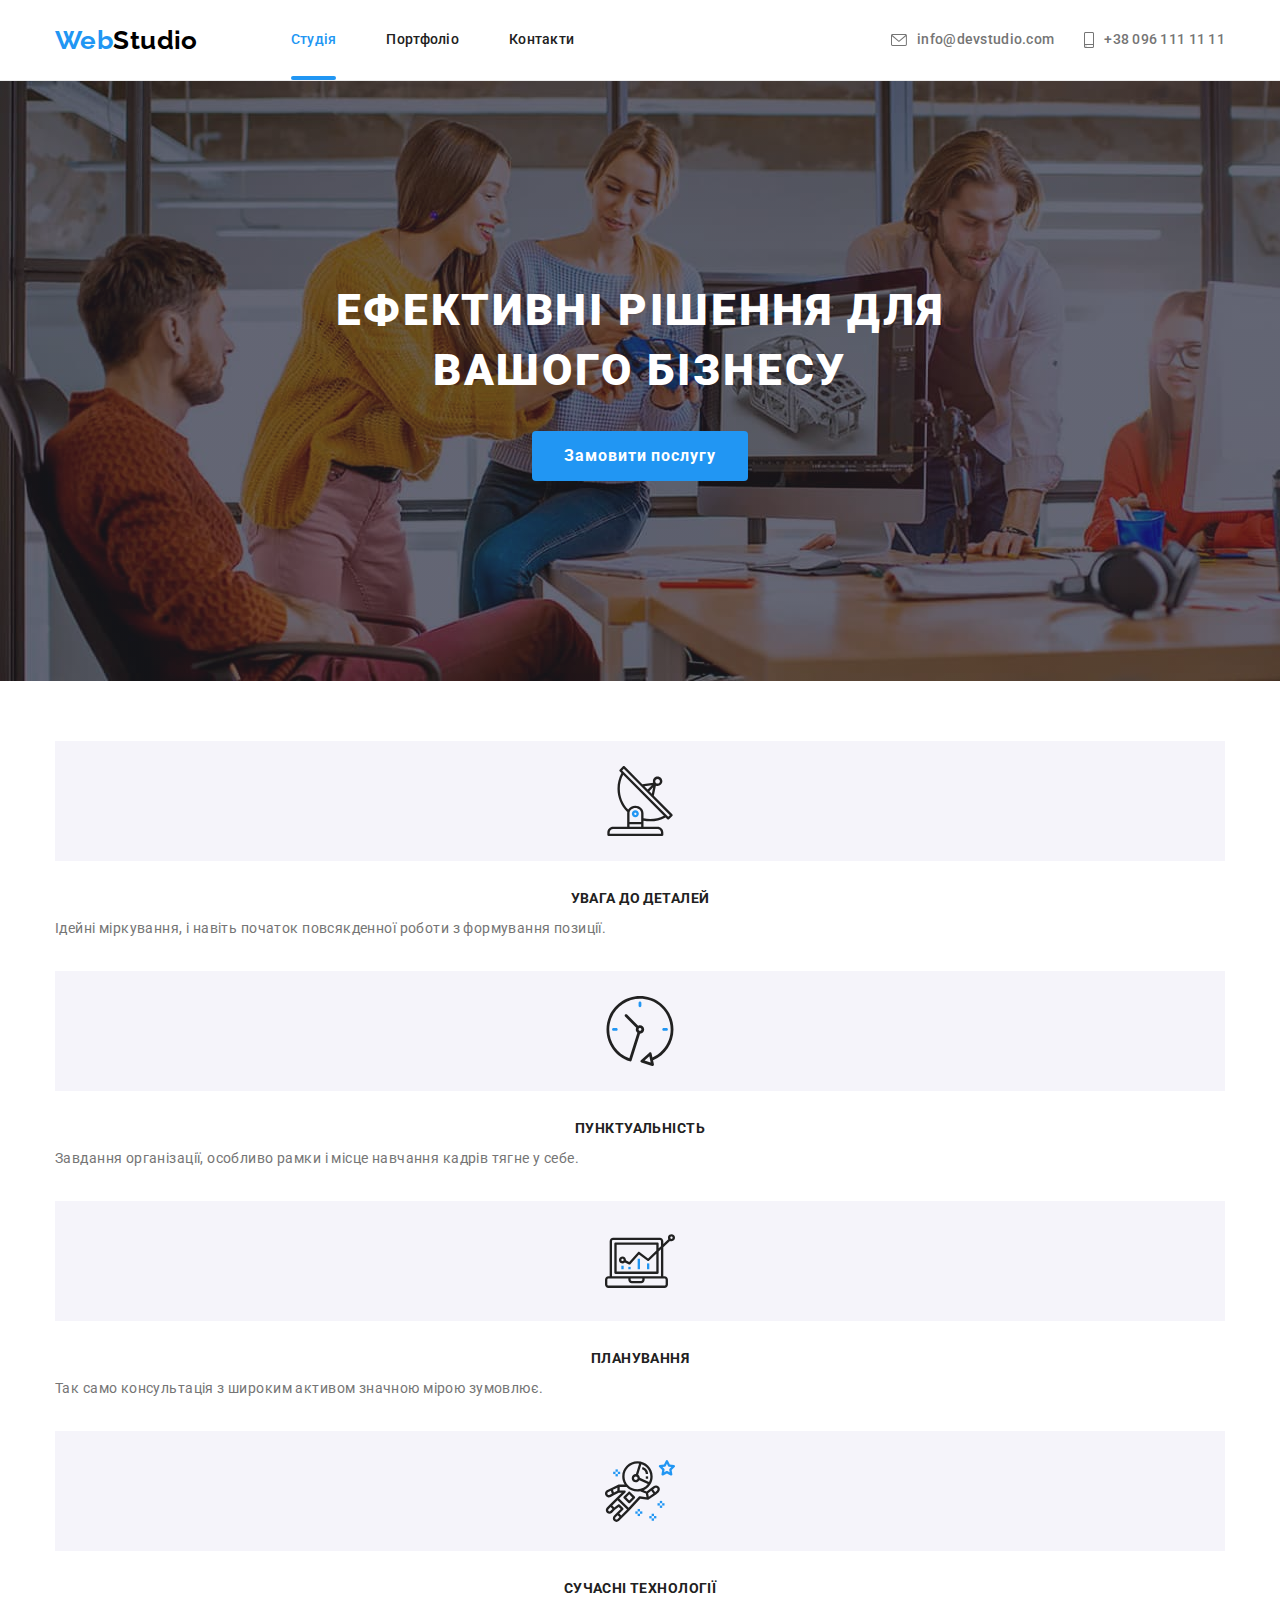
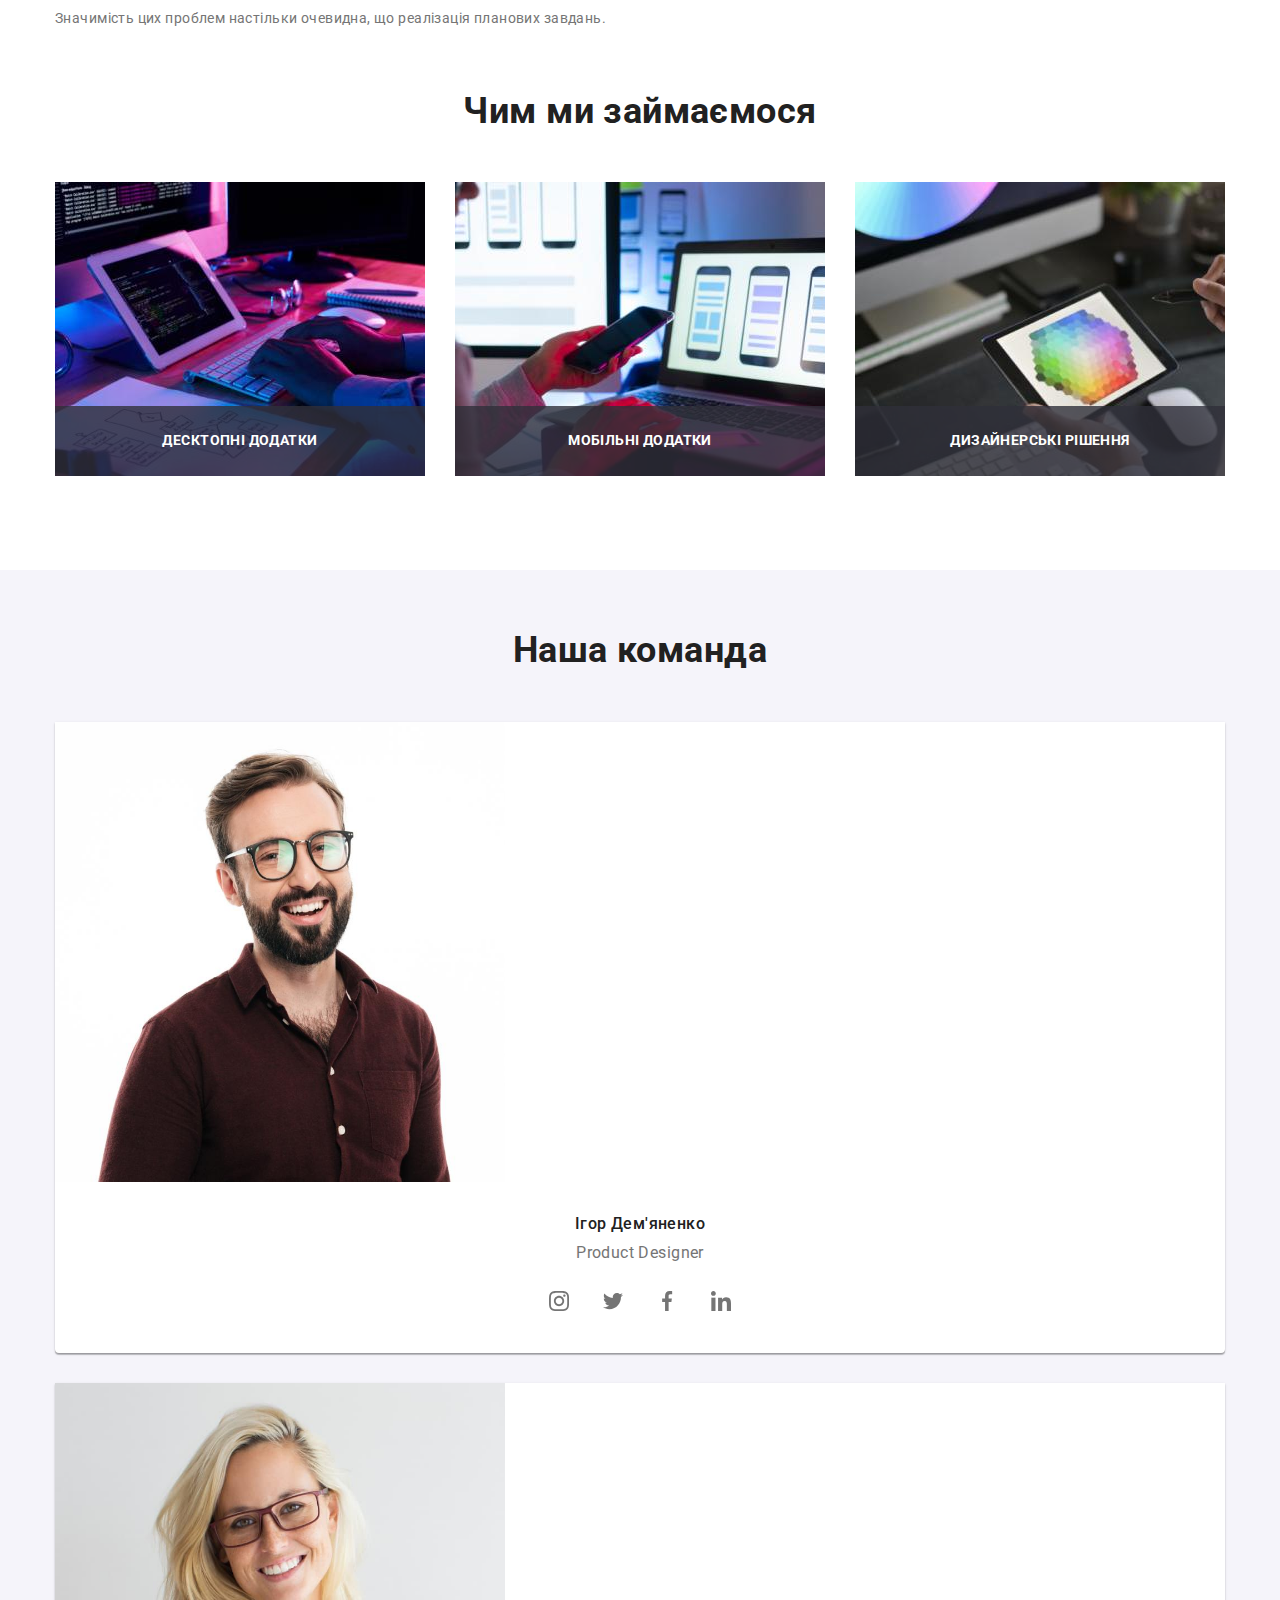
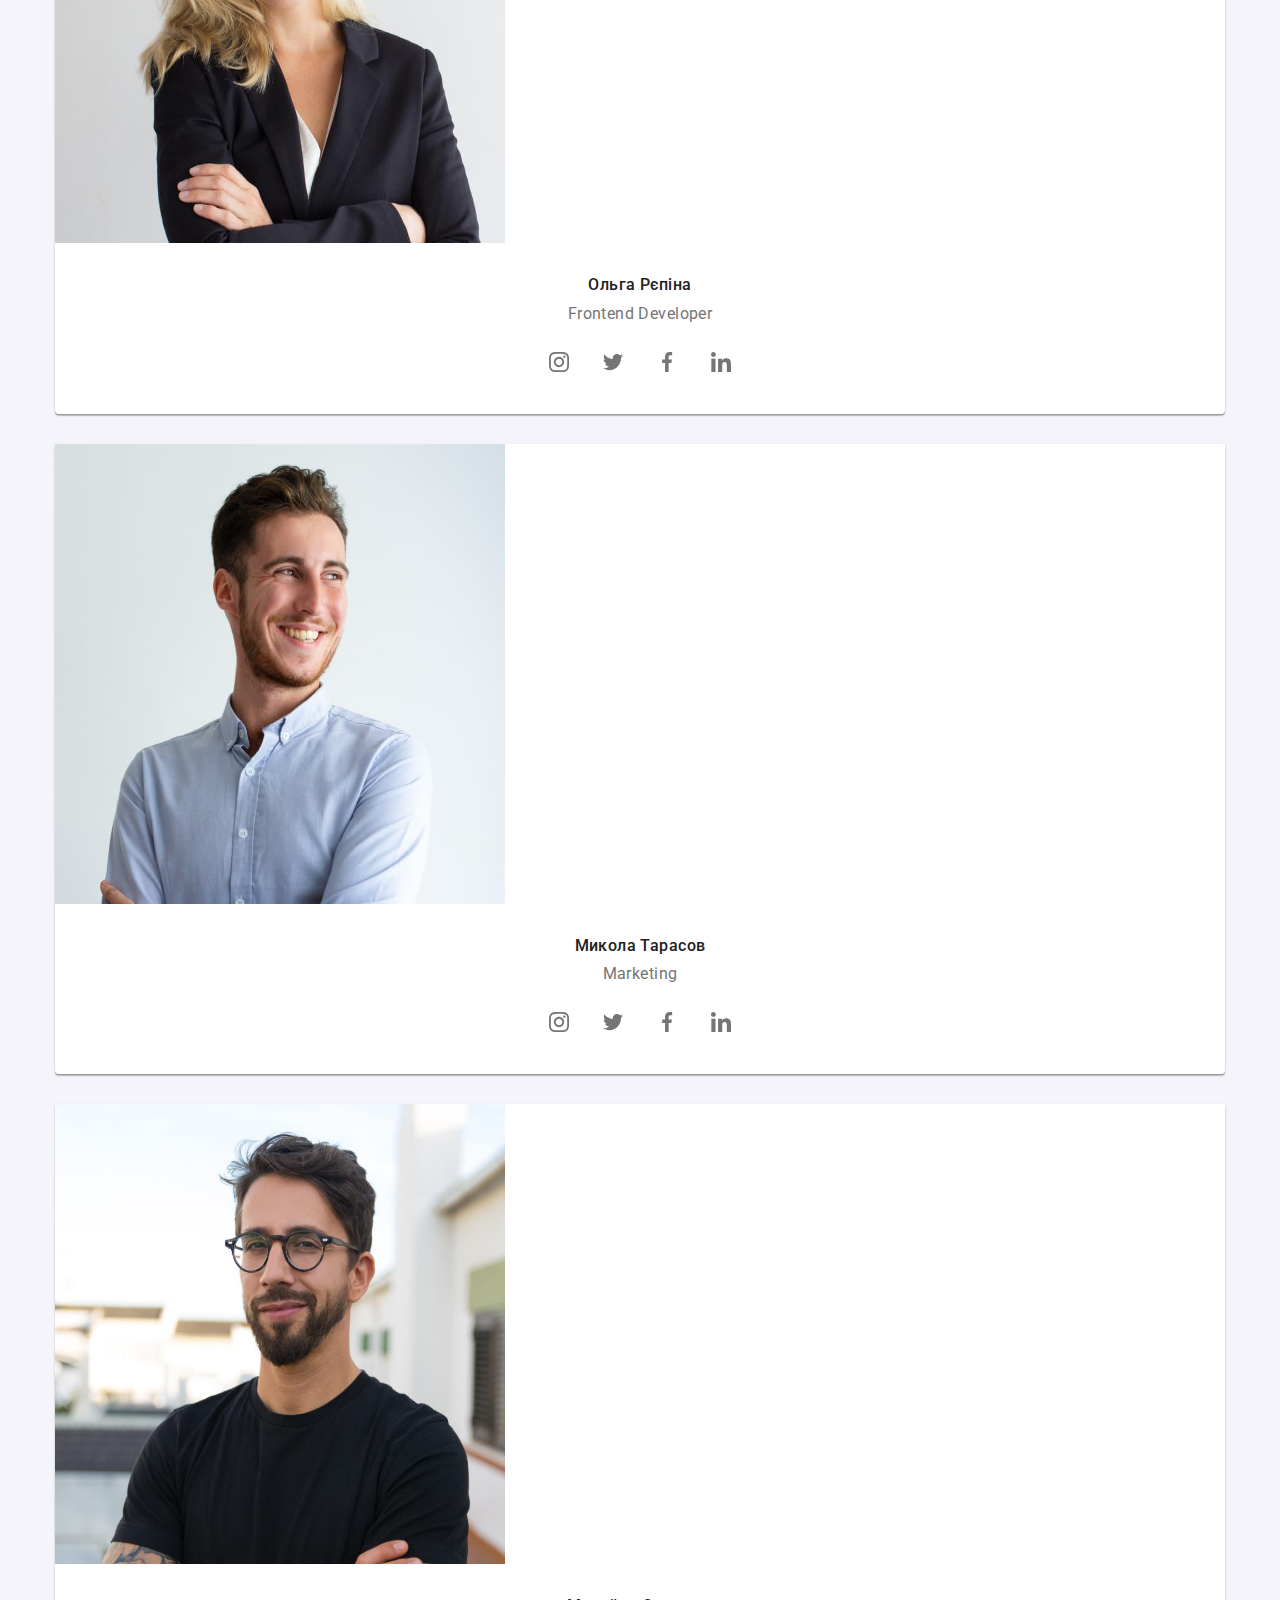
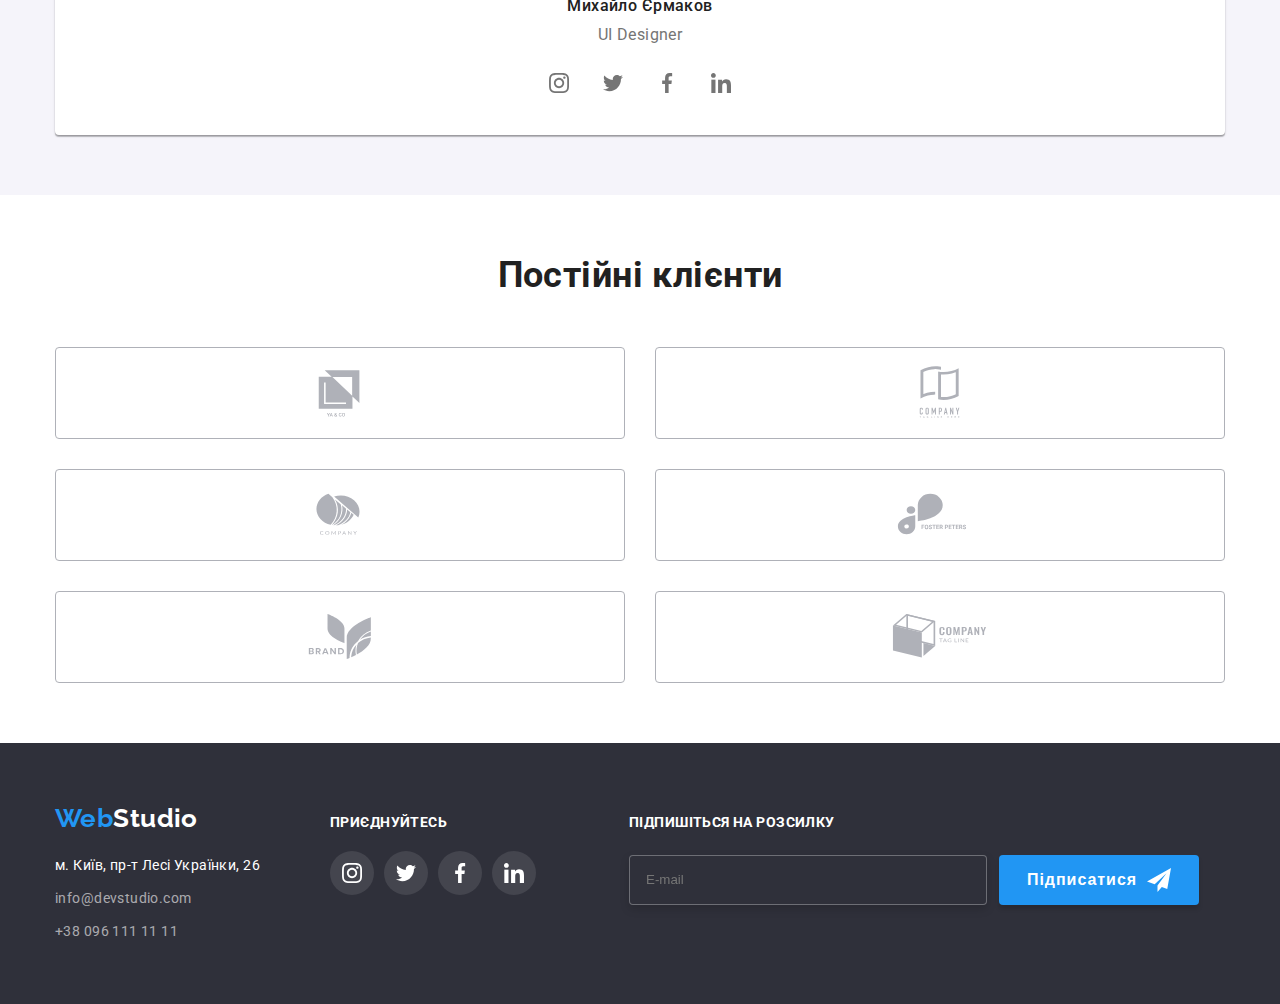
<file: index.html>
<!DOCTYPE html>
<html lang="uk">
  <head>
    <meta charset="UTF-8" />
    <meta http-equiv="X-UA-Compatible" content="IE=edge" />
    <meta name="viewport" content="width=device-width, initial-scale=1.0" />
    <title>Document</title>
    <link rel="preconnect" href="https://fonts.googleapis.com" />
    <link rel="preconnect" href="https://fonts.gstatic.com" crossorigin />
    <link
      href="https://fonts.googleapis.com/css2?family=Raleway:wght@700&family=Roboto:wght@400;500;700;900&display=swap"
      rel="stylesheet"
    />
    <link
      rel="stylesheet"
      href="https://cdnjs.cloudflare.com/ajax/libs/modern-normalize/1.1.0/modern-normalize.min.css"
      integrity="sha512-wpPYUAdjBVSE4KJnH1VR1HeZfpl1ub8YT/NKx4PuQ5NmX2tKuGu6U/JRp5y+Y8XG2tV+wKQpNHVUX03MfMFn9Q=="
      crossorigin="anonymous"
      referrerpolicy="no-referrer"
    />
    <link rel="stylesheet" href="./css/main.min.css" />
  </head>

  <body>
    <!--Шапка сайту-->
    <header class="header">
      <div class="container main-nav">
        <nav class="header-nav">
          <a href="./index.html" lang="en" class="header-nav__logo logo">
            <span class="logo__text">Web</span>Studio
          </a>

          <ul class="site-nav list">
            <li class="site-nav__item">
              <a class="site-nav__link site-nav__link--current studio" href="./index.html">Студія</a>
            </li>
            <li class="site-nav__item">
              <a class="site-nav__link portfolio" href="./portfolio.html">Портфоліо</a>
            </li>
            <li class="site-nav__item">
              <a class="site-nav__link contact" href="">Контакти</a></li>
          </ul>
        </nav>

        <ul class="contacts list">
          <li class="contacts__item">
            <a class="contacts__mail mail" href="mailto:info@devstudio.com"
              ><svg class="mail__icon" width="16" height="12">
                  <use href="./images/icons.svg#icon-mail"></use>
                </svg>info@devstudio.com</a>
          </li>
          <li class="contacts__item">
            <a class="contacts__tel tel" href="tel:+380961111111">
              <svg class="tel__icon" width="10" height="16">
                  <use href="./images/icons.svg#icon-phone"></use>
                </svg>+38 096 111 11 11</a>
          </li>
        </ul>
      </div>
    </header>
    <main>
      <!--Герой-->
      <section class="hero overlay">
        <h1 class="hero__title">
          Ефективні рішення для <br />
          вашого бізнесу
        </h1>
        <button class="hero__button" type="button" data-modal-open>Замовити послугу</button>
        <div class="backdrop backdrop--is-hidden" data-modal>
          <div class="modal">
            <button class="modal__btn" data-modal-close>
            <svg class="modal__icon" width="18" height="18">
              <use href="./images/icons.svg#icon-close"></use> 
            </svg> 
          </button>
          
          <form class="form" >
            <strong class="form__title">Залиште свої дані, ми вам передзвонимо</strong>
            <div class="form__field" >
              <label class="form__label" for="user-name" >
              Імʼя</label>
            <input class="form__input" type="text" name="username" id="user-name" required />
            <svg class="form__icon" width="18" height="18">
              <use href="./images/icons.svg#icon-person"></use> 
            </svg> 
            
          </div>
            <div class="form__field" >
              <label class="form__label" for="user-phone"> 
              Телефон</label>
              <input class="form__input" type="tel" name="phone-number" id="user-phone" required /> 
              <svg class="form__icon" width="18" height="18">
              <use href="./images/icons.svg#icon-tel"></use> 
            </svg> 
            </div>
            <div class="form__field" >
              <label class="form__label" for="user-email">
              Пошта</label>
              <input class="form__input" type="email" name="email" id="user-email" required />
              <svg class="form__icon" width="18" height="18">
              <use href="./images/icons.svg#icon-email"></use> 
            </svg> 
            
            </div>
            <div class="feedback"><label for="feedback">
              Коментар</label>
              <textarea class="feedback__area" name="feedback" placeholder="Введіть текст" id="feedback"></textarea>
              </div>
              <div class="policy">
                <label class="agreement">
                  <input class="agreement__checkbox" type="checkbox" name="" id="">
                  <span class="agreement__icon">
                                    
                  </span>
                  <span>Погоджуюся з розсилкою та приймаю <a href="" class="agreement__text">Умови договору</a>
                
              </label></li>
              </ul>
              <button class="submit-btn" type="submit">Відправити</button>
              </div>
          </form>
        </div>
        </div>
      </section>
      <!--Особливості-->
      <section class="special">
        <div class="container">
          <h2 class="visually-hidden">Особливості</h2>
          <ul class="special__list">
            <li class="special__item">
              <div class="special__icons">
                <svg width="70" height="70">
                  <use href="./images/icons.svg#icon-antenna"></use>
                </svg>
              </div>

              <h3 class="special__title">УВАГА ДО ДЕТАЛЕЙ</h3>
              <p class="special__text">
                Ідейні міркування, і навіть початок повсякденної роботи з
                формування позиції.
              </p>
            </li>
            <li class="special__item">
              <div class="special__icons">
                <svg width="70" height="70">
                  <use href="./images/icons.svg#icon-clock"></use>
                </svg>
              </div>

              <h3 class="special__title">ПУНКТУАЛЬНІСТЬ</h3>
              <p class="special__text">
                Завдання організації, особливо рамки і місце навчання кадрів
                тягне у себе.
              </p>
            </li>
            <li class="special__item">
              <div class="special__icons">
                <svg width="70" height="70">
                  <use href="./images/icons.svg#icon-diagram"></use>
                </svg>
              </div>
              <h3 class="special__title">ПЛАНУВАННЯ</h3>
              <p class="special__text">
                Так само консультація з широким активом значною мірою зумовлює.
              </p>
            </li>
            <li class="special__item">
              <div class="special__icons">
                <svg width="70" height="70">
                  <use href="./images/icons.svg#icon-astronaut"></use>
                </svg>
              </div>
              <h3 class="special__title">СУЧАСНІ ТЕХНОЛОГІЇ</h3>
              <p class="special__text">
                Значимість цих проблем настільки очевидна, що реалізація
                планових завдань.
              </p>
            </li>
          </ul>
        </div>
      </section>
      <!--Чим ми займаємося-->
      <section class="work">
        <div class="container">
          <h2 class="work__title">Чим ми займаємося</h2>
          <ul class="work__list">
            <li class="work__item">
              <img
                src="./images/img1.jpg"
                width="370"
                alt="Розробка десктопних додатків"
              />
              <p class="work__text">Десктопні додатки</p>
            </li>
            <li class="work__item">
              <img
                src="./images/img2.jpg"
                width="370"
                alt="Розробка мобільних додатків"
              />
              <p class="work__text">Мобільні додатки</p>
            </li>
            <li class="work__item">
              <img src="./images/img3.jpg" width="370" alt="Веб дизайн" />
              <p class="work__text">Дизайнерські рішення</p>
            </li>
          </ul>
        </div>
      </section>
      <!--Команда-->
      <section class="team">
        <div class="container">
          <h2 class="team__title">Наша команда</h2>
          <ul class="team__list">
            <li class="worker">
              <img src="./images/photo1.jpg" width="450" height="460" alt="Фото Ігора" />
              <div class="worker__meta">
                <h3 class="worker__name">Ігор Дем'яненко</h3>
                <p class="worker__position" lang="en">Product Designer</p>
                <ul class="socials list">
                  <li class="socials__item">
                    <a href="" class="socials__link link">
                      <svg class="socials__icon" width="20" height="20">
                        <use href="./images/icons.svg#icon-inst"></use>
                      </svg>
                    </a>
                  </li>
                  <li class="socials__item">
                    <a href="" class="socials__link link"
                      ><svg class="socials__icon" width="20" height="20">
                        <use href="./images/icons.svg#icon-twitter"></use></svg
                    ></a>
                  </li>
                  <li class="socials__item">
                    <a href="" class="socials__link link"
                      ><svg class="socials__icon" width="20" height="20">
                        <use href="./images/icons.svg#icon-facebook"></use></svg
                    ></a>
                  </li>
                  <li class="socials__item">
                    <a href="" class="socials__link link"
                      ><svg class="socials__icon" width="20" height="20">
                        <use href="./images/icons.svg#icon-linkedin"></use></svg
                    ></a>
                  </li>
                </ul>
              </div>
            </li>
            <li class="worker">
              <img src="./images/photo2.jpg" width="450" height="460" alt="Фото Ольги" />
              <div class="worker__meta">
                <h3 class="worker__name">Ольга Рєпіна</h3>
                <p class="worker__position" lang="en">Frontend Developer</p>
                <ul class="socials list">
                  <li class="socials__item">
                    <a href="" class="socials__link link">
                      <svg class="socials__icon" width="20" height="20">
                        <use href="./images/icons.svg#icon-inst"></use>
                      </svg>
                    </a>
                  </li>
                  <li class="socials__item">
                    <a href="" class="socials__link link"
                      ><svg class="socials__icon" width="20" height="20">
                        <use href="./images/icons.svg#icon-twitter"></use></svg
                    ></a>
                  </li>
                  <li class="socials__item">
                    <a href="" class="socials__link link"
                      ><svg class="socials__icon" width="20" height="20">
                        <use href="./images/icons.svg#icon-facebook"></use></svg
                    ></a>
                  </li>
                  <li class="socials__item">
                    <a href="" class="socials__link link"
                      ><svg class="socials__icon" width="20" height="20">
                        <use href="./images/icons.svg#icon-linkedin"></use></svg
                    ></a>
                  </li>
                </ul>
              </div>
            </li>
            <li class="worker">
              <img src="./images/photo3.jpg" width="450" height="460" alt="Фото Миколи" />
              <div class="worker__meta">
                <h3 class="worker__name">Микола Тарасов</h3>
                <p class="worker__position" lang="en">Marketing</p>
                <ul class="socials list">
                  <li class="socials__item">
                    <a href="" class="socials__link link">
                      <svg class="socials__icon" width="20" height="20">
                        <use href="./images/icons.svg#icon-inst"></use>
                      </svg>
                    </a>
                  </li>
                  <li class="socials__item">
                    <a href="" class="socials__link link"
                      ><svg class="socials__icon" width="20" height="20">
                        <use href="./images/icons.svg#icon-twitter"></use></svg
                    ></a>
                  </li>
                  <li class="socials__item">
                    <a href="" class="socials__link link"
                      ><svg class="socials__icon" width="20" height="20">
                        <use href="./images/icons.svg#icon-facebook"></use></svg
                    ></a>
                  </li>
                  <li class="socials__item">
                    <a href="" class="socials__link link"
                      ><svg class="socials__icon" width="20" height="20">
                        <use href="./images/icons.svg#icon-linkedin"></use></svg
                    ></a>
                  </li>
                </ul>
              </div>
            </li>
            <li class="worker">
              <img src="./images/photo4.jpg" width="450" height="460" alt="Фото Михайла" />
              <div class="worker__meta">
                <h3 class="worker__name">Михайло Єрмаков</h3>
                <p class="worker__position" lang="en">UI Designer</p>
                <ul class="socials list">
                  <li class="socials__item">
                    <a href="" class="socials__link link">
                      <svg class="socials__icon" width="20" height="20">
                        <use href="./images/icons.svg#icon-inst"></use>
                      </svg>
                    </a>
                  </li>
                  <li class="socials__item">
                    <a href="" class="socials__link link"
                      ><svg class="socials__icon" width="20" height="20">
                        <use href="./images/icons.svg#icon-twitter"></use></svg
                    ></a>
                  </li>
                  <li class="socials__item">
                    <a href="" class="socials__link link"
                      ><svg class="socials__icon" width="20" height="20">
                        <use href="./images/icons.svg#icon-facebook"></use></svg
                    ></a>
                  </li>
                  <li class="socials__item">
                    <a href="" class="socials__link link"
                      ><svg class="socials__icon" width="20" height="20">
                        <use href="./images/icons.svg#icon-linkedin"></use></svg
                    ></a>
                  </li>
                </ul>
              </div>
            </li>
          </ul>
        </div>
      </section>
      <!-- Kлієнти-->
      <section class="clients">
        <div class="container">
          <h2 class="clients__title">Постійні клієнти</h2>
          <ul class="clients__list">
            <li class="clients__item">
              <a href="" class="clients__link"
                ><svg class="clients__icon" width="106" height="60">
                  <use href="./images/icons.svg#icon-clientone"></use></svg
              ></a>
            </li>
            <li class="clients__item">
              <a href="" class="clients__link"
                ><svg class="clients__icon" width="106" height="60">
                  <use href="./images/icons.svg#icon-clienttwo"></use></svg
              ></a>
            </li>
            <li class="clients__item">
              <a href="" class="clients__link"
                ><svg class="clients__icon" width="106" height="60">
                  <use href="./images/icons.svg#icon-clientthree"></use></svg
              ></a>
            </li>
            <li class="clients__item">
              <a href="" class="clients__link"
                ><svg class="clients__icon" width="106" height="60">
                  <use href="./images/icons.svg#icon-clientfour"></use></svg
              ></a>
            </li>
            <li class="clients__item">
              <a href="" class="clients__link"
                ><svg class="clients__icon" width="106" height="60">
                  <use href="./images/icons.svg#icon-clientfive"></use></svg
              ></a>
            </li>
            <li class="clients__item">
              <a href="" class="clients__link"
                ><svg class="clients__icon" width="106" height="60">
                  <use href="./images/icons.svg#icon-clientsix"></use></svg
              ></a>
            </li>
          </ul>
        </div>
      </section>
    </main>
    <!--Футер-->
    <footer class="footer">
      <div class="container box">
        <div class="contact">
        <a href="./index.html" lang="en" class="footer__logo logo"
          ><span class="logo__text">Web</span>Studio
        </a>
          <ul class="contact__list">
            <li class="contact__item">
              <a class="contact__maps" href="https://goo.gl/maps/tU6oUWFSM4fqJEDF9">
                м. Київ, пр-т Лесі Українки, 26
              </a>
            </li>
            <li class="contact__item">
              <a class="contact__link" href="mailto:info@devstudio.com"
                >info@devstudio.com</a
              >
            </li>
            <li class="contact__item">
              <a class="contact__link" href="tel:+380961111111">+38 096 111 11 11</a>
            </li>
          </ul>
        </div>
        <div class="addition">
          <h3 class="addition__title">ПРИЄДНУЙТЕСЬ</h3>
          <ul class="addition__list list">
            <li class="addition__item">
              <a href="" class="social link">
                <svg class="social__icon" width="20" height="20">
                  <use href="./images/icons.svg#icon-inst"></use>
                </svg>
              </a>
            </li>
            <li class="addition__item">
              <a href="" class="social link"
                ><svg class="social__icon" width="20" height="20">
                  <use href="./images/icons.svg#icon-twitter"></use></svg
              ></a>
            </li>
            <li class="addition__item">
              <a href="" class="social link"
                ><svg class="social__icon" width="20" height="20">
                  <use href="./images/icons.svg#icon-facebook"></use></svg
              ></a>
            </li>
            <li class="addition__item">
              <a href="" class="social link"
                ><svg class="social__icon" width="20" height="20">
                  <use href="./images/icons.svg#icon-linkedin"></use></svg
              ></a>
            </li>
          </ul>
        </div>
        <div class="subscribe">
          <strong class="subscribe__text">Підпишіться на розсилку</strong>
          <form class="subscribe__form">
          <label class="subscribe__label">
              <input class="subscribe__input" type="email" name="email" placeholder="E-mail" required />
              <button class="subscribe__btn" type="submit">
Підписатися<span class="subscribe__icons"><svg class="subscribe-icon" width="24" height="24">
                  <use href="./images/icons.svg#icon-send"></use></svg
              ></span></button>
         
          </label>
        </div>
      </div>
    </footer>
    <script src="./js/modal.js"></script>
  </body>
</html>
</file>
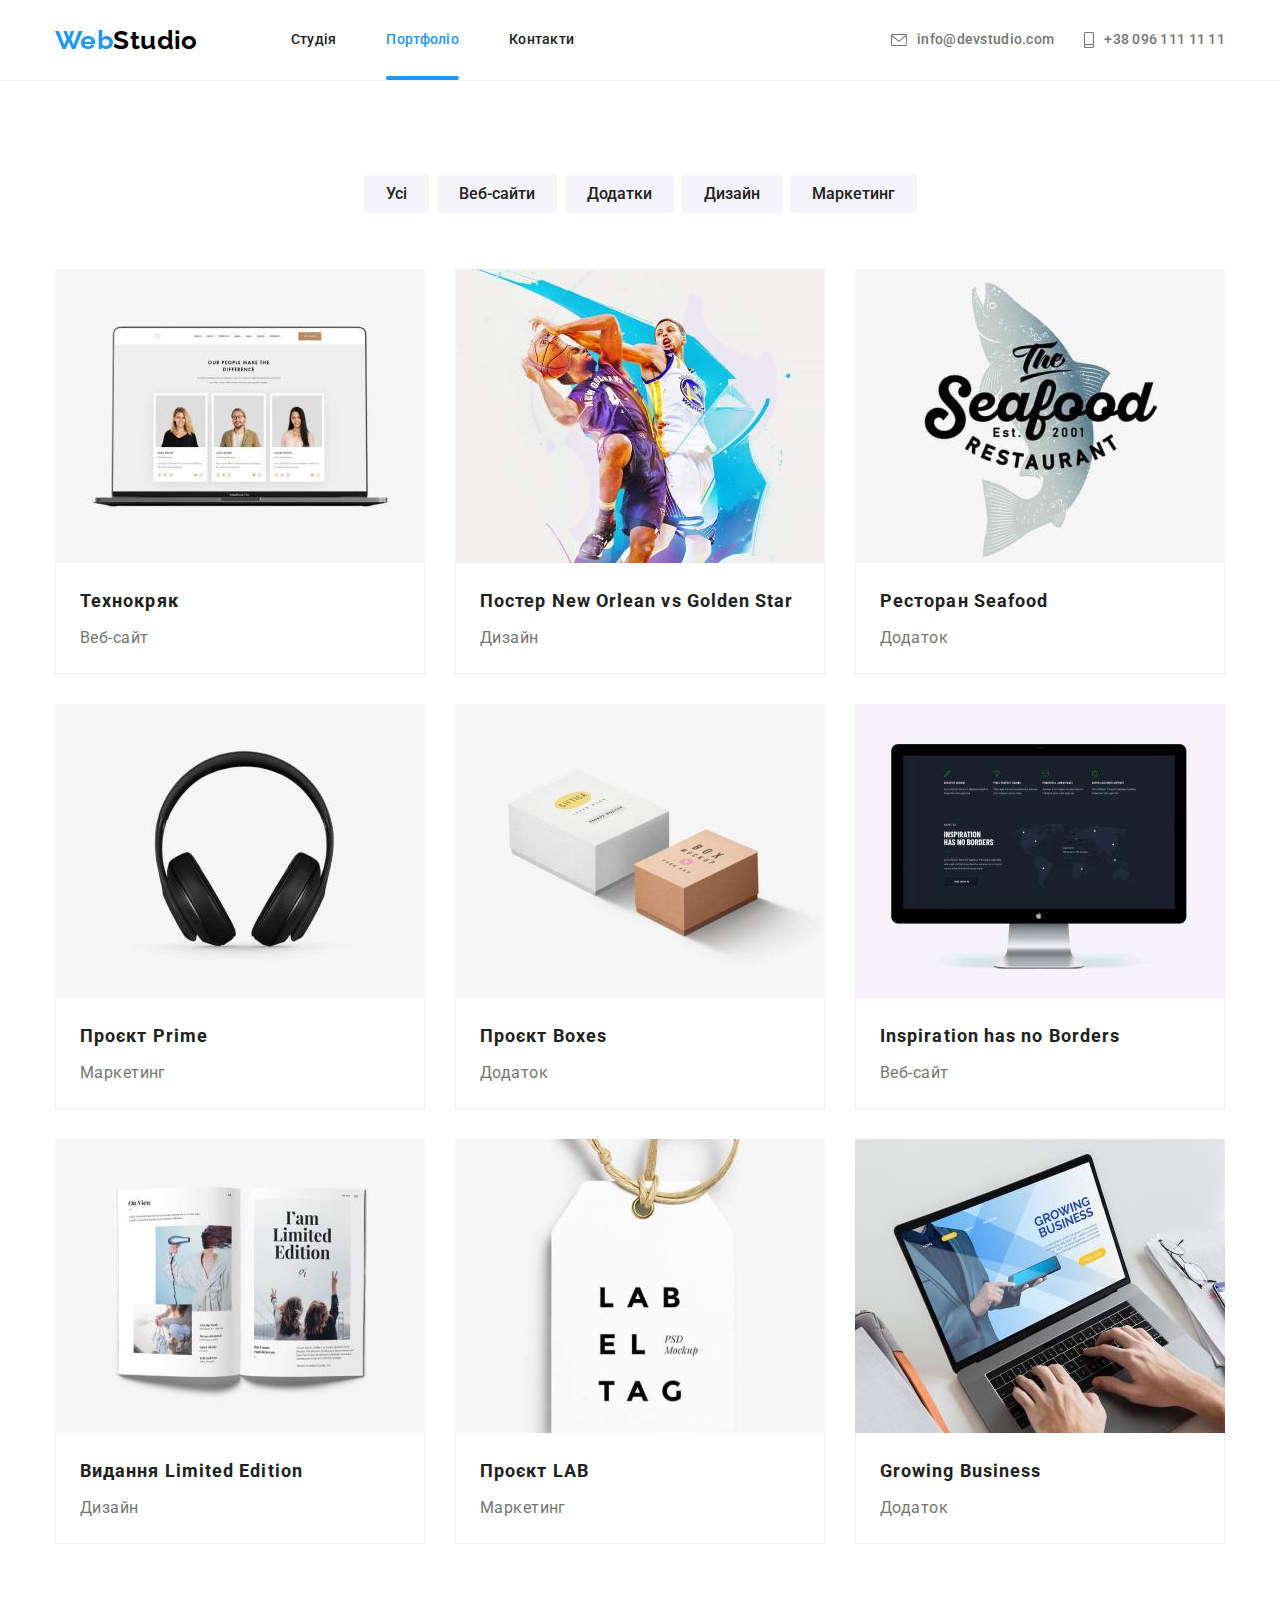
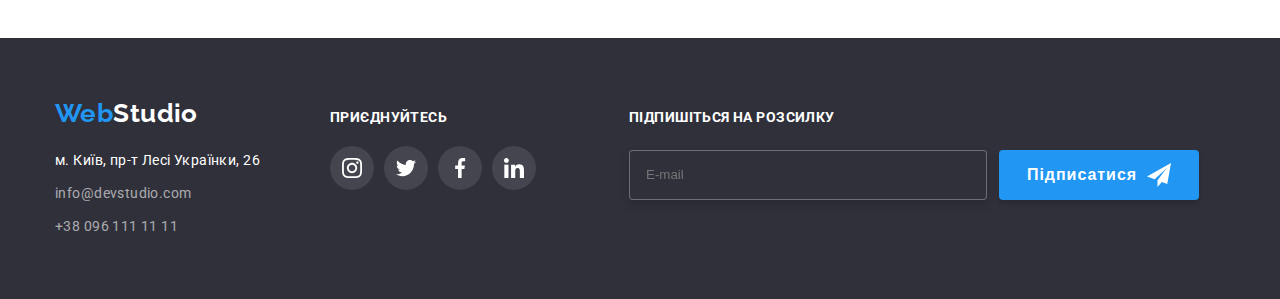
<file: portfolio.html>
<!DOCTYPE html>
<html lang="uk">
  <head>
    <meta charset="UTF-8" />
    <meta http-equiv="X-UA-Compatible" content="IE=edge" />
    <meta name="viewport" content="width=device-width, initial-scale=1.0" />
    <title>Document</title>
    <link rel="preconnect" href="https://fonts.googleapis.com" />
    <link rel="preconnect" href="https://fonts.gstatic.com" crossorigin />
    <link
      href="https://fonts.googleapis.com/css2?family=Raleway:wght@700&family=Roboto:wght@400;500;700;900&display=swap"
      rel="stylesheet"
    />
    <link
      rel="stylesheet"
      href="https://cdnjs.cloudflare.com/ajax/libs/modern-normalize/1.1.0/modern-normalize.min.css"
      integrity="sha512-wpPYUAdjBVSE4KJnH1VR1HeZfpl1ub8YT/NKx4PuQ5NmX2tKuGu6U/JRp5y+Y8XG2tV+wKQpNHVUX03MfMFn9Q=="
      crossorigin="anonymous"
      referrerpolicy="no-referrer"
    />
    <link rel="stylesheet" href="./css/main.min.css" />
  </head>
  <body>
    <!--Шапка сайту-->
    <header class="header">
      <div class="container main-nav">
        <nav class="header-nav">
          <a href="./index.html" lang="en" class="header-nav__logo logo">
            <span class="logo__text">Web</span>Studio
          </a>

          <ul class="site-nav list">
            <li class="site-nav__item">
              <a class="site-nav__link studio" href="./index.html">Студія</a>
            </li>
            <li class="site-nav__item">
              <a class="site-nav__link site-nav__link--current portfolio" href="./portfolio.html">Портфоліо</a>
            </li>
            <li class="site-nav__item">
              <a class="site-nav__link contact" href="">Контакти</a></li>
          </ul>
        </nav>

        <ul class="contacts list">
          <li class="contacts__item">
            <a class="contacts__mail mail" href="mailto:info@devstudio.com"
              ><svg class="mail__icon" width="16" height="12">
                  <use href="./images/icons.svg#icon-mail"></use>
                </svg>info@devstudio.com</a>
          </li>
          <li class="contacts__item">
            <a class="contacts__tel tel" href="tel:+380961111111">
              <svg class="tel__icon" width="10" height="16">
                  <use href="./images/icons.svg#icon-phone"></use>
                </svg>+38 096 111 11 11</a>
          </li>
        </ul>
      </div>
    </header>

    <main>
      <section class="project">
        <div class="container">
          <h1 class="visually-hidden">Наші проєкти</h1>
          <ul class="project__filter filter">
            <li class="filter__item">
              <button class="filter__button" type="button">Усі</button>
            </li>
            <li class="filter__item">
              <button class="filter__button" type="button">Веб-сайти</button>
            </li>
            <li class="filter__item">
              <button class="filter__button" type="button">Додатки</button>
            </li>
            <li class="filter__item">
              <button class="filter__button" type="button">Дизайн</button>
            </li>
            <li class="filter__item">
              <button class="filter__button" type="button">Маркетинг</button>
            </li>
          </ul>
          <ul class="examples">
            <li class="examples__item">
              <a href="" class="examples__link">
              <div class="examples__card">    
                <img class="card__img"
                  src="./images/port1.jpg"
                  width="370"
                  height="294"
                  alt="Ноутбук"
                />
                <div class="examples__overlay">
                  <p class="overlay__text">Ресурс пропонує комплексні пропозиції з різним рівнем функціоналу та сервісів. Все це дозволить відвідувачу отримати вичерпні відомості про компанію чи приватну особу.</p>
                </div>
              </div>
              <div class="card__text">
                  <h2 class="card__title">Технокряк</h2>
                  <p class="card__exsample">Веб-сайт</p>
                </div>
              </a>
            </li>
            <li class="examples__item">
              <a href="" class="examples__link">
              <div class="examples__card">    
                <img class="card__img"
                  src="./images/port2.jpg"
                  width="370"
                  height="294"
                  alt="Ноутбук"
                />
                <div class="examples__overlay">
                  <p class="overlay__text">Ресурс пропонує комплексні пропозиції з різним рівнем функціоналу та сервісів. Все це дозволить відвідувачу отримати вичерпні відомості про компанію чи приватну особу.</p>
                </div>
              </div>
              <div class="card__text">
                  <h2 class="card__title">Постер New Orlean vs Golden Star</h2>
                  <p class="card__exsample">Дизайн</p>
                </div>
              </a>
            </li>
            <li class="examples__item">
              <a href="" class="examples__link">
              <div class="examples__card">    
                <img class="card__img"
                  src="./images/port3.jpg"
                  width="370"
                  height="294"
                  alt="Ноутбук"
                />
                <div class="examples__overlay">
                  <p class="overlay__text">Ресурс пропонує комплексні пропозиції з різним рівнем функціоналу та сервісів. Все це дозволить відвідувачу отримати вичерпні відомості про компанію чи приватну особу.</p>
                </div>
              </div>
              <div class="card__text">
                  <h2 class="card__title">Ресторан Seafood</h2>
                  <p class="card__exsample">Додаток</p>
                </div>
              </a>
            </li>
            <li class="examples__item">
              <a href="" class="examples__link">
              <div class="examples__card">    
                <img class="card__img"
                  src="./images/port4.jpg"
                  width="370"
                  height="294"
                  alt="Ноутбук"
                />
                <div class="examples__overlay">
                  <p class="overlay__text">Ресурс пропонує комплексні пропозиції з різним рівнем функціоналу та сервісів. Все це дозволить відвідувачу отримати вичерпні відомості про компанію чи приватну особу.</p>
                </div>
              </div>
              <div class="card__text">
                  <h2 class="card__title">Проєкт Prime</h2>
                  <p class="card__exsample">Маркетинг</p>
                </div>
              </a>
            </li>
            <li class="examples__item">
              <a href="" class="examples__link">
              <div class="examples__card">    
                <img class="card__img"
                  src="./images/port5.jpg"
                  width="370"
                  height="294"
                  alt="Ноутбук"
                />
                <div class="examples__overlay">
                  <p class="overlay__text">Ресурс пропонує комплексні пропозиції з різним рівнем функціоналу та сервісів. Все це дозволить відвідувачу отримати вичерпні відомості про компанію чи приватну особу.</p>
                </div>
              </div>
              <div class="card__text">
                  <h2 class="card__title">Проєкт Boxes</h2>
                  <p class="card__exsample">Додаток</p>
                </div>
              </a>
            </li>
            <li class="examples__item">
             <a href="" class="examples__link">
              <div class="examples__card">    
                <img class="card__img"
                  src="./images/port6.jpg"
                  width="370"
                  height="294"
                  alt="Ноутбук"
                />
                <div class="examples__overlay">
                  <p class="overlay__text">Ресурс пропонує комплексні пропозиції з різним рівнем функціоналу та сервісів. Все це дозволить відвідувачу отримати вичерпні відомості про компанію чи приватну особу.</p>
                </div>
              </div>
              <div class="card__text">
                  <h2 class="card__title">Inspiration has no Borders</h2>
                  <p class="card__exsample">Веб-сайт</p>
                </div>
              </a>
            </li>
            <li class="examples__item">
              <a href="" class="examples__link">
              <div class="examples__card">    
                <img class="card__img"
                  src="./images/port7.jpg"
                  width="370"
                  height="294"
                  alt="Ноутбук"
                />
                <div class="examples__overlay">
                  <p class="overlay__text">Ресурс пропонує комплексні пропозиції з різним рівнем функціоналу та сервісів. Все це дозволить відвідувачу отримати вичерпні відомості про компанію чи приватну особу.</p>
                </div>
              </div>
              <div class="card__text">
                  <h2 class="card__title">Видання Limited Edition</h2>
                  <p class="card__exsample">Дизайн</p>
                </div>
              </a>
            </li>
            <li class="examples__item">
              <a href="" class="examples__link">
              <div class="examples__card">    
                <img class="card__img"
                  src="./images/port8.jpg"
                  width="370"
                  height="294"
                  alt="Ноутбук"
                />
                <div class="examples__overlay">
                  <p class="overlay__text">Ресурс пропонує комплексні пропозиції з різним рівнем функціоналу та сервісів. Все це дозволить відвідувачу отримати вичерпні відомості про компанію чи приватну особу.</p>
                </div>
              </div>
              <div class="card__text">
                  <h2 class="card__title">Проєкт LAB</h2>
                  <p class="card__exsample">Маркетинг</p>
                </div>
              </a>
            </li>
            <li class="examples__item">
              <a href="" class="examples__link">
              <div class="examples__card">    
                <img class="card__img" 
                  src="./images/port9.jpg"
                  width="370"
                  height="294"
                  alt="Ноутбук"
                />
                <div class="examples__overlay">
                  <p class="overlay__text">Ресурс пропонує комплексні пропозиції з різним рівнем функціоналу та сервісів. Все це дозволить відвідувачу отримати вичерпні відомості про компанію чи приватну особу.</p>
                </div>
              </div>
              <div class="card__text">
                  <h2 class="card__title">Growing Business</h2>
                  <p class="card__exsample">Додаток</p>
                </div>
              </a>
            </li>
          </ul>
        </div>
      </section>
    </main>

    <!--Футер-->
    <footer class="footer">
      <div class="container box">
        <div class="contact">
        <a href="./index.html" lang="en" class="footer__logo logo"
          ><span class="logo__text">Web</span>Studio
        </a>
          <ul class="contact__list">
            <li class="contact__item">
              <a class="contact__maps" href="https://goo.gl/maps/tU6oUWFSM4fqJEDF9">
                м. Київ, пр-т Лесі Українки, 26
              </a>
            </li>
            <li class="contact__item">
              <a class="contact__link" href="mailto:info@devstudio.com"
                >info@devstudio.com</a
              >
            </li>
            <li class="contact__item">
              <a class="contact__link" href="tel:+380961111111">+38 096 111 11 11</a>
            </li>
          </ul>
        </div>
        <div class="addition">
          <h3 class="addition__title">ПРИЄДНУЙТЕСЬ</h3>
          <ul class="addition__list list">
            <li class="addition__item">
              <a href="" class="social link">
                <svg class="social__icon" width="20" height="20">
                  <use href="./images/icons.svg#icon-inst"></use>
                </svg>
              </a>
            </li>
            <li class="addition__item">
              <a href="" class="social link"
                ><svg class="social__icon" width="20" height="20">
                  <use href="./images/icons.svg#icon-twitter"></use></svg
              ></a>
            </li>
            <li class="addition__item">
              <a href="" class="social link"
                ><svg class="social__icon" width="20" height="20">
                  <use href="./images/icons.svg#icon-facebook"></use></svg
              ></a>
            </li>
            <li class="addition__item">
              <a href="" class="social link"
                ><svg class="social__icon" width="20" height="20">
                  <use href="./images/icons.svg#icon-linkedin"></use></svg
              ></a>
            </li>
          </ul>
        </div>
        <div class="subscribe">
          <strong class="subscribe__text">Підпишіться на розсилку</strong>
          <form class="subscribe__form">
          <label class="subscribe__label">
              <input class="subscribe__input" type="email" name="email" placeholder="E-mail" required />
              <button class="subscribe__btn" type="submit">
Підписатися<span class="subscribe__icons"><svg class="subscribe-icon" width="24" height="24">
                  <use href="./images/icons.svg#icon-send"></use></svg
              ></span></button>
         
          </label>
        </div>
      </div>
    </footer>
  </body>
</html>
</file>
<file: css/main.min.css>
:root{--title-text-color: #212121;--primary-text-color: #757575;--white: #FFFFFF;--black-color: #000000;--secondary-background-color: #F5F5F5;--third-background-color: #2F303A;--accent-color: #2196F3;--icon-color: #AFB1B8;--animation-cubic: cubic-bezier(0.4, 0, 0.2, 1)}*,::before,::after{-webkit-box-sizing:border-box;box-sizing:border-box}body{margin:0;background-color:var(--white);color:var(--title-text-color);font-size:14px;font-family:"Roboto",sans-serif;letter-spacing:.03em}a{text-decoration:none}ul{list-style:none}h1,h2,h3,h4,h5,h6,p{margin-top:0}.list{margin:0;padding:0;list-style:none}.link{text-decoration:none}.visually-hidden{position:absolute;width:1px;height:1px;margin:-1px;border:0;padding:0;white-space:nowrap;-webkit-clip-path:inset(100%);clip-path:inset(100%);clip:rect(0 0 0 0);overflow:hidden}.container{margin:0 auto;padding-left:15px;padding-right:15px;width:100%}@media screen and (min-width: 480px){.container{width:480px}}@media screen and (min-width: 768px){.container{width:768px}}@media screen and (min-width: 1200px){.container{width:1200px}}.hero{padding-top:200px;padding-bottom:200px;background-color:var(--third-background-color);color:var(--white)}.hero__title{margin-top:0;margin-bottom:30px;font-weight:900;font-size:44px;line-height:1.36;text-align:center;letter-spacing:.06em;text-transform:uppercase}.overlay{max-width:1600px;height:600px;margin-left:auto;margin-right:auto;background-color:#2f303a;background-image:-webkit-gradient(linear, left top, right top, from(rgba(47, 48, 58, 0.4)), to(rgba(47, 48, 58, 0.4))),url(../images/hero.jpg);background-image:linear-gradient(to right, rgba(47, 48, 58, 0.4), rgba(47, 48, 58, 0.4)),url(../images/hero.jpg)}.hero__button{padding-top:10px;padding-bottom:10px;padding-left:32px;padding-right:32px;margin:auto;font-family:inherit;color:var(--white-color);background-color:var(--accent-color);font-weight:700;font-size:16px;line-height:1.87;display:-webkit-box;display:-ms-flexbox;display:flex;-webkit-box-align:center;-ms-flex-align:center;align-items:center;text-align:center;letter-spacing:.06em;cursor:pointer;border-radius:4px;border:none;-webkit-transition:background-color 250ms var(--animation-cubic);transition:background-color 250ms var(--animation-cubic)}.hero__button:hover,.hero__button:focus{background-color:#188ce8}.backdrop{position:fixed;top:0;left:0;width:100%;height:100%;background-color:rgba(0,0,0,.5);-webkit-transition-property:opacity visibility;transition-property:opacity visibility;-webkit-transition-duration:250ms;transition-duration:250ms;-webkit-transition-timing-function:var(--animation-cubic);transition-timing-function:var(--animation-cubic);z-index:3}.backdrop--is-hidden{opacity:0;pointer-events:none;visibility:hidden}.backdrop--is-hidden .modal{-webkit-transform:translate(-50%, -50%) scale(1.1);transform:translate(-50%, -50%) scale(1.1)}.modal{position:absolute;width:calc(100% - 30px);top:50%;left:50%;z-index:3;-webkit-transform:translate(-50%, -50%) scale(1);transform:translate(-50%, -50%) scale(1);-webkit-transition-property:-webkit-transform;transition-property:-webkit-transform;transition-property:transform;transition-property:transform, -webkit-transform;-webkit-transition-duration:250ms;transition-duration:250ms;-webkit-transition-timing-function:var(--animation-cubic);transition-timing-function:var(--animation-cubic);min-width:528px;min-height:581px;background-color:#fff;-webkit-box-shadow:0px 1px 3px rgba(0,0,0,.12),0px 1px 1px rgba(0,0,0,.14),0px 2px 1px rgba(0,0,0,.2);box-shadow:0px 1px 3px rgba(0,0,0,.12),0px 1px 1px rgba(0,0,0,.14),0px 2px 1px rgba(0,0,0,.2);border-radius:4px}.modal__btn{position:absolute;display:-webkit-box;display:-ms-flexbox;display:flex;-webkit-box-align:center;-ms-flex-align:center;align-items:center;-webkit-box-pack:center;-ms-flex-pack:center;justify-content:center;padding:0;top:8px;right:8px;width:30px;height:30px;border:1px solid rgba(0,0,0,.1);border-radius:50%;background-color:#fff;cursor:pointer}.modal__icon{-webkit-transition:fill 250ms var(--animation-cubic);transition:fill 250ms var(--animation-cubic)}.modal__btn:hover .modal__icon,.modal__btn:focus .modal__icon{fill:var(--accent-color)}.form{width:528px;height:581px;margin:0;padding:40px;font-size:12px;letter-spacing:.01em;color:#757575}.form__field{position:relative;margin-bottom:10px;height:58px;color:var(--title-text-color)}.form__label{color:var(--primary-text-color)}.form__input{width:100%;height:40px;margin-top:4px;padding-left:42px;outline:none;border:1px solid rgba(33,33,33,.2);border-radius:4px;color:var(--title-text-color);-webkit-transition:border-color 250ms var(--animation-cubic);transition:border-color 250ms var(--animation-cubic)}.form__input:focus{border-color:var(--accent-color)}.form__icon{position:absolute;left:12px;top:29px;fill:currentColor;-webkit-transition:fill 250ms var(--animation-cubic);transition:fill 250ms var(--animation-cubic)}.form__input:focus+.form__icon{fill:var(--accent-color)}.form__title{display:-webkit-box;display:-ms-flexbox;display:flex;-webkit-box-pack:center;-ms-flex-pack:center;justify-content:center;margin-bottom:12px;font-size:20px;color:#212121;letter-spacing:.03em}.feedback{margin-bottom:20px;height:138px}.feedback__area{resize:none;margin-top:4px;width:448px;height:120px;padding:12px 16px;border:1px solid rgba(33,33,33,.2);border-radius:4px;outline:none;-webkit-transition:border-color 250ms var(--animation-cubic);transition:border-color 250ms var(--animation-cubic)}.feedback__area:focus{border-color:var(--accent-color)}.policy{margin-bottom:30px;line-height:1.71}.agreement{display:-webkit-box;display:-ms-flexbox;display:flex;-webkit-box-pack:center;-ms-flex-pack:center;justify-content:center;-webkit-box-align:center;-ms-flex-align:center;align-items:center;margin-bottom:40px;font-size:14px;letter-spacing:.03em;cursor:pointer}.agreement__text{text-decoration:underline;color:#2196f3}.agreement__checkbox{-webkit-appearance:none;-moz-appearance:none;appearance:none}.agreement__icon{width:16px;height:15px;margin-right:7px;background:#fff;border:2px solid var(--title-text-color);-webkit-box-shadow:0px 1px 3px rgba(0,0,0,.12),0px 1px 1px rgba(0,0,0,.14),0px 2px 1px rgba(0,0,0,.2);box-shadow:0px 1px 3px rgba(0,0,0,.12),0px 1px 1px rgba(0,0,0,.14),0px 2px 1px rgba(0,0,0,.2);border-radius:4px;background-image:url(../images/check.svg);background-origin:border-box;background-size:0;-webkit-transition:background-color 250ms var(--animation-cubic),border 250ms var(--animation-cubic);transition:background-color 250ms var(--animation-cubic),border 250ms var(--animation-cubic)}.agreement__checkbox:checked+.agreement__icon{background-color:var(--accent-color);border:none;background-size:contain}.submit-btn{display:-webkit-box;display:-ms-flexbox;display:flex;width:200px;height:50px;margin:0;margin-left:auto;margin-right:auto;padding-top:10px;padding-bottom:10px;padding-left:52px;padding-right:52px;background:#2196f3;-webkit-box-shadow:0px 4px 4px rgba(0,0,0,.15);box-shadow:0px 4px 4px rgba(0,0,0,.15);border-radius:4px;border:none;font-size:16px;font-weight:700;line-height:1.88;letter-spacing:.06em;color:#fff;cursor:pointer}.header{border-bottom:1px solid #ececec}.main-nav{display:-webkit-box;display:-ms-flexbox;display:flex;-webkit-box-align:center;-ms-flex-align:center;align-items:center}.header-nav{display:-webkit-inline-box;display:-ms-inline-flexbox;display:inline-flex;-webkit-box-align:center;-ms-flex-align:center;align-items:center}.header-nav__logo{margin-right:93px}.site-nav{display:-webkit-box;display:-ms-flexbox;display:flex}.site-nav__item:not(:last-child){margin-right:50px}.site-nav__item{position:relative}.site-nav__link{position:relative;display:block;padding-top:32px;padding-bottom:32px;color:var(--title-text-color);font-weight:500;line-height:1.14;letter-spacing:.02em;-webkit-transition:color 250ms var(--animation-cubic);transition:color 250ms var(--animation-cubic)}.site-nav__link:hover,.site-nav__link:focus{color:var(--accent-color)}.site-nav__link--current{color:var(--accent-color)}.site-nav__link--current::after{content:"";position:absolute;bottom:0;display:block;width:100%;height:4px;background-color:var(--accent-color);border-radius:2px}.contacts{display:-webkit-box;display:-ms-flexbox;display:flex;margin-left:auto;padding:0;font-weight:500;line-height:1.14;letter-spacing:.02em}.contacts__item:not(:last-child){margin-right:30px}.mail__icon{margin-right:10px;fill:var(--primary-text-color);-webkit-transition:fill 250ms var(--animation-cubic);transition:fill 250ms var(--animation-cubic)}.contacts__mail:hover .mail__icon,.contacts__mail:focus .mail__icon{fill:var(--accent-color)}.contacts__mail{color:var(--primary-text-color);display:-webkit-box;display:-ms-flexbox;display:flex;-webkit-box-align:center;-ms-flex-align:center;align-items:center;-webkit-transition:color 250ms var(--animation-cubic);transition:color 250ms var(--animation-cubic)}.contacts__mail__mail:hover,.contacts__mail__mail:focus{color:var(--accent-color)}.contacts__tel{color:var(--primary-text-color);display:-webkit-box;display:-ms-flexbox;display:flex;-webkit-box-align:center;-ms-flex-align:center;align-items:center;-webkit-transition:color 250ms var(--animation-cubic);transition:color 250ms var(--animation-cubic)}.contacts__tel:hover,.contacts__tel:focus{color:var(--accent-color)}.tel__icon{margin-right:10px;fill:var(--primary-text-color);-webkit-transition:fill 250ms var(--animation-cubic);transition:fill 250ms var(--animation-cubic)}.tel__icon:hover .tel__icon,.tel__icon:focus .tel__icon{fill:var(--accent-color)}.logo{color:var(--black-color);font-family:Raleway,sans-serif;font-weight:700;font-size:26px;line-height:1.19}.logo__text{color:var(--accent-color)}.special{padding-top:60px;padding-bottom:60px}.special__list{margin:0;padding:0}.special__item{width:100%}.special__item:not(:last-child){margin-bottom:30px}.special__icons{margin-bottom:30px;width:100%;height:120px;display:-webkit-box;display:-ms-flexbox;display:flex;-webkit-box-pack:center;-ms-flex-pack:center;justify-content:center;-webkit-box-align:center;-ms-flex-align:center;align-items:center;background-color:#f5f4fa}.special__title{margin-top:0;margin-bottom:10px;font-size:14px;font-weight:700;line-height:1.14;text-transform:uppercase;text-align:center}.special__text{margin:0;color:var(--primary-text-color);font-weight:400;line-height:1.71}.work{padding-bottom:94px}.work__title{margin-top:0;margin-bottom:50px;font-weight:700;font-size:36px;line-height:1.16;text-align:center}.work__list{margin:0;padding:0;display:-webkit-box;display:-ms-flexbox;display:flex}.work__text{position:absolute;bottom:0;margin:0;padding-top:27px;width:100%;height:70px;font-weight:700;line-height:1.14;text-align:center;text-transform:uppercase;color:var(--white);background-color:rgba(47,48,58,.8)}@media screen and (max-width: 767px){.work{display:none}}.work__item{position:relative;height:294px}.work__item:not(:last-child){margin-right:30px}.team{background-color:#f5f4fa;padding:60px 0}.team__title{margin-top:0;margin-bottom:50px;background-color:#f5f4fa;font-weight:700;font-size:36px;line-height:1.16;text-align:center}.team__list{margin:0;padding:0}.worker{width:100%;background-color:#fff;-webkit-box-shadow:0px 1px 3px rgba(0,0,0,.12),0px 1px 1px rgba(0,0,0,.14),0px 2px 1px rgba(0,0,0,.2);box-shadow:0px 1px 3px rgba(0,0,0,.12),0px 1px 1px rgba(0,0,0,.14),0px 2px 1px rgba(0,0,0,.2);border-radius:0px 0px 4px 4px}.worker__meta{padding-top:30px;padding-bottom:30px}.worker__img{width:100%;height:460px}.worker:not(:last-child){margin-bottom:30px}.worker__name{margin-top:0;margin-bottom:10px;font-weight:500;font-size:16px;line-height:1.18;text-align:center}.worker__position{margin:0;color:var(--primary-text-color);font-weight:400;font-size:16px;line-height:1.18;text-align:center}.socials{display:-webkit-box;display:-ms-flexbox;display:flex;-webkit-box-pack:center;-ms-flex-pack:center;justify-content:center;margin-top:16px}.socials__item{width:44px;height:44px;margin-right:10px}.socials__item:last-child{margin-right:0}.socials__link{height:100%;border-radius:50%;cursor:pointer;display:-webkit-box;display:-ms-flexbox;display:flex;-webkit-box-pack:center;-ms-flex-pack:center;justify-content:center;-webkit-box-align:center;-ms-flex-align:center;align-items:center;color:var(--primary-text-color);-webkit-transition-property:background-color,color;transition-property:background-color,color;-webkit-transition-duration:250ms;transition-duration:250ms;-webkit-transition-timing-function:var(--animation-cubic);transition-timing-function:var(--animation-cubic)}.socials__link:hover,.socials__link:focus{background-color:var(--accent-color);color:var(--white)}.socials__icon{fill:currentColor}.socials__link:hover .socials__icon,.socials__link:focus .socials__icon{fill:var(--white)}.clients{padding-top:60px;padding-bottom:60px}.clients__list{padding:0;margin:0;margin:-15px;display:-webkit-box;display:-ms-flexbox;display:flex;-ms-flex-wrap:wrap;flex-wrap:wrap}.clients__title{margin-bottom:50px;font-size:36px;line-height:1.16;text-align:center}.clients__icon{fill:currentColor}.clients__item{margin:15px;width:calc((100% - 60px)/2);height:92px}.clients__link{width:100%;height:100%;display:-webkit-box;display:-ms-flexbox;display:flex;-webkit-box-pack:center;-ms-flex-pack:center;justify-content:center;-webkit-box-align:center;-ms-flex-align:center;align-items:center;border:1px solid #afb1b8;border-radius:4px;color:var(--icon-color);-webkit-transition:border-color 250ms var(--animation-cubic),color 250ms var(--animation-cubic);transition:border-color 250ms var(--animation-cubic),color 250ms var(--animation-cubic)}.clients__link:hover,.clients__link:focus{border-color:var(--accent-color);color:var(--accent-color)}.footer{padding-top:60px;padding-bottom:60px;background-color:#2f303a;font-weight:400;line-height:1.71}.footer__logo{display:inline-block;margin-bottom:20px;color:var(--white)}.box{display:-webkit-box;display:-ms-flexbox;display:flex;-webkit-box-align:baseline;-ms-flex-align:baseline;align-items:baseline}.contact{margin-right:70px}.contact__list{padding:0;margin:0}.contact__item:not(:last-child){margin-bottom:9px}.contact__maps{font-style:normal;color:var(--white);-webkit-transition-property:color;transition-property:color;-webkit-transition-duration:250ms;transition-duration:250ms;-webkit-transition-timing-function:var(--animation-cubic);transition-timing-function:var(--animation-cubic)}.contact__maps:hover,.contact__maps:focus{color:var(--accent-color)}.contact__link{font-style:normal;color:rgba(255,255,255,.6);-webkit-transition-property:color;transition-property:color;-webkit-transition-duration:250ms;transition-duration:250ms;-webkit-transition-timing-function:var(--animation-cubic);transition-timing-function:var(--animation-cubic)}.contact__link:hover,.contact__link:focus{color:var(--accent-color)}.addition{width:206px;height:80px}.addition__title{margin:0;margin-bottom:20px;padding:0;font-size:14px;line-height:1.14;color:var(--white)}.addition__list{display:-webkit-box;display:-ms-flexbox;display:flex}.addition__item{width:44px;height:44px;margin-right:10px}.addition__item:last-child{margin-right:0}.social:hover,.social:focus{background-color:var(--accent-color)}.social{width:100%;height:100%;border-radius:50%;cursor:pointer;display:-webkit-box;display:-ms-flexbox;display:flex;-webkit-box-pack:center;-ms-flex-pack:center;justify-content:center;-webkit-box-align:center;-ms-flex-align:center;align-items:center;background-color:rgba(255,255,255,.1);-webkit-transition-property:background-color;transition-property:background-color;-webkit-transition-duration:250ms;transition-duration:250ms;-webkit-transition-timing-function:var(--animation-cubic);transition-timing-function:var(--animation-cubic)}.social__icon{fill:var(--white)}.subscribe{display:-webkit-box;display:-ms-flexbox;display:flex;-webkit-box-orient:vertical;-webkit-box-direction:normal;-ms-flex-direction:column;flex-direction:column;margin-left:93px}.subscribe__label{display:-webkit-box;display:-ms-flexbox;display:flex}.subscribe__text{text-transform:uppercase;color:#fff;margin-bottom:20px}.subscribe__icons{width:24px;height:24px;margin-left:10px}.subscribe__btn{display:-webkit-box;display:-ms-flexbox;display:flex;-webkit-box-pack:center;-ms-flex-pack:center;justify-content:center;-webkit-box-align:center;-ms-flex-align:center;align-items:center;padding:0;width:200px;height:50px;background:#2196f3;-webkit-box-shadow:0px 4px 4px rgba(0,0,0,.15);box-shadow:0px 4px 4px rgba(0,0,0,.15);border-radius:4px;border:none;font-weight:700;font-size:16px;line-height:1.88;letter-spacing:.06em;color:#fff}.subscribe__input{margin-right:12px;width:358px;height:50px;padding-left:16px;background:#2f303a;color:var(--white);border:1px solid rgba(255,255,255,.3);-webkit-filter:drop-shadow(0px 4px 4px rgba(0, 0, 0, 0.15));filter:drop-shadow(0px 4px 4px rgba(0, 0, 0, 0.15));border-radius:4px;outline:none;-webkit-transition:border-color 250ms var(--animation-cubic);transition:border-color 250ms var(--animation-cubic)}.subscribe__input:focus{border-color:var(--accent-color)}.project{padding-top:94px;padding-bottom:94px}.project__filter{display:-webkit-box;display:-ms-flexbox;display:flex;-webkit-box-pack:center;-ms-flex-pack:center;justify-content:center;margin:0;margin-bottom:56px;padding:0}.filter__item:not(:last-child){margin-right:8px}.filter__button{padding-top:6px;padding-bottom:6px;padding-left:22px;padding-right:22px;border-radius:4px;border:none;font-family:inherit;background-color:#f5f4fa;color:var(--title-text-color);font-family:"Roboto";font-weight:500;font-size:16px;line-height:1.6;text-align:center;cursor:pointer;-webkit-transition:background-color 250ms var(--animation-cubic),color 250ms var(--animation-cubic),-webkit-box-shadow 250ms var(--animation-cubic);transition:background-color 250ms var(--animation-cubic),color 250ms var(--animation-cubic),-webkit-box-shadow 250ms var(--animation-cubic);transition:background-color 250ms var(--animation-cubic),box-shadow 250ms var(--animation-cubic),color 250ms var(--animation-cubic);transition:background-color 250ms var(--animation-cubic),box-shadow 250ms var(--animation-cubic),color 250ms var(--animation-cubic),-webkit-box-shadow 250ms var(--animation-cubic)}.filter__button:hover,.filter__button:focus{background-color:var(--accent-color);color:var(--white);-webkit-box-shadow:0px 1px 1px rgba(0,0,0,.12),0px 4px 4px rgba(0,0,0,.06),1px 4px 6px rgba(0,0,0,.16);box-shadow:0px 1px 1px rgba(0,0,0,.12),0px 4px 4px rgba(0,0,0,.06),1px 4px 6px rgba(0,0,0,.16)}.card__title{margin:0;margin-bottom:4px;color:var(--title-text-color);font-weight:700;font-size:18px;line-height:2;letter-spacing:.06em}.card__exsample{margin:0;color:var(--primary-text-color);font-size:16px;line-height:1.88}.examples{display:-webkit-box;display:-ms-flexbox;display:flex;-ms-flex-wrap:wrap;flex-wrap:wrap;margin:0;padding:0}.examples__item{margin-right:30px;margin-bottom:30px;display:-webkit-box;display:-ms-flexbox;display:flex}.examples__link{-webkit-transition:-webkit-box-shadow 250ms var(--animation-cubic);transition:-webkit-box-shadow 250ms var(--animation-cubic);transition:box-shadow 250ms var(--animation-cubic);transition:box-shadow 250ms var(--animation-cubic), -webkit-box-shadow 250ms var(--animation-cubic)}.examples__link:hover,.examples__link:focus{-webkit-box-shadow:0px 1px 1px rgba(0,0,0,.12),0px 4px 4px rgba(0,0,0,.06),1px 4px 6px rgba(0,0,0,.16);box-shadow:0px 1px 1px rgba(0,0,0,.12),0px 4px 4px rgba(0,0,0,.06),1px 4px 6px rgba(0,0,0,.16)}.examples__item:nth-child(3n){margin-right:0}.examples__item:nth-last-child(-n+3){margin-bottom:0}.examples__card{position:relative;overflow:hidden}.examples__overlay{position:absolute;bottom:0;width:100%;height:100%;padding:63px 24px;background-color:rgba(33,150,243,.9);-webkit-transform:translatey(100%);transform:translatey(100%);-webkit-transition:-webkit-transform 250ms var(--animation-cubic);transition:-webkit-transform 250ms var(--animation-cubic);transition:transform 250ms var(--animation-cubic);transition:transform 250ms var(--animation-cubic), -webkit-transform 250ms var(--animation-cubic)}.examples__link:hover .examples__overlay,.examples__link:focus .examples__overlay{-webkit-transform:translatey(0);transform:translatey(0)}.card__text{padding-top:20px;padding-bottom:20px;padding-left:24px;padding-right:24px;border-left:1px solid #eee;border-right:1px solid #eee;border-bottom:1px solid #eee}.card__img{display:block}.overlay__text{padding:0;margin:0;font-size:18px;line-height:1.56;color:#fff}/*# sourceMappingURL=main.min.css.map */
</file>
